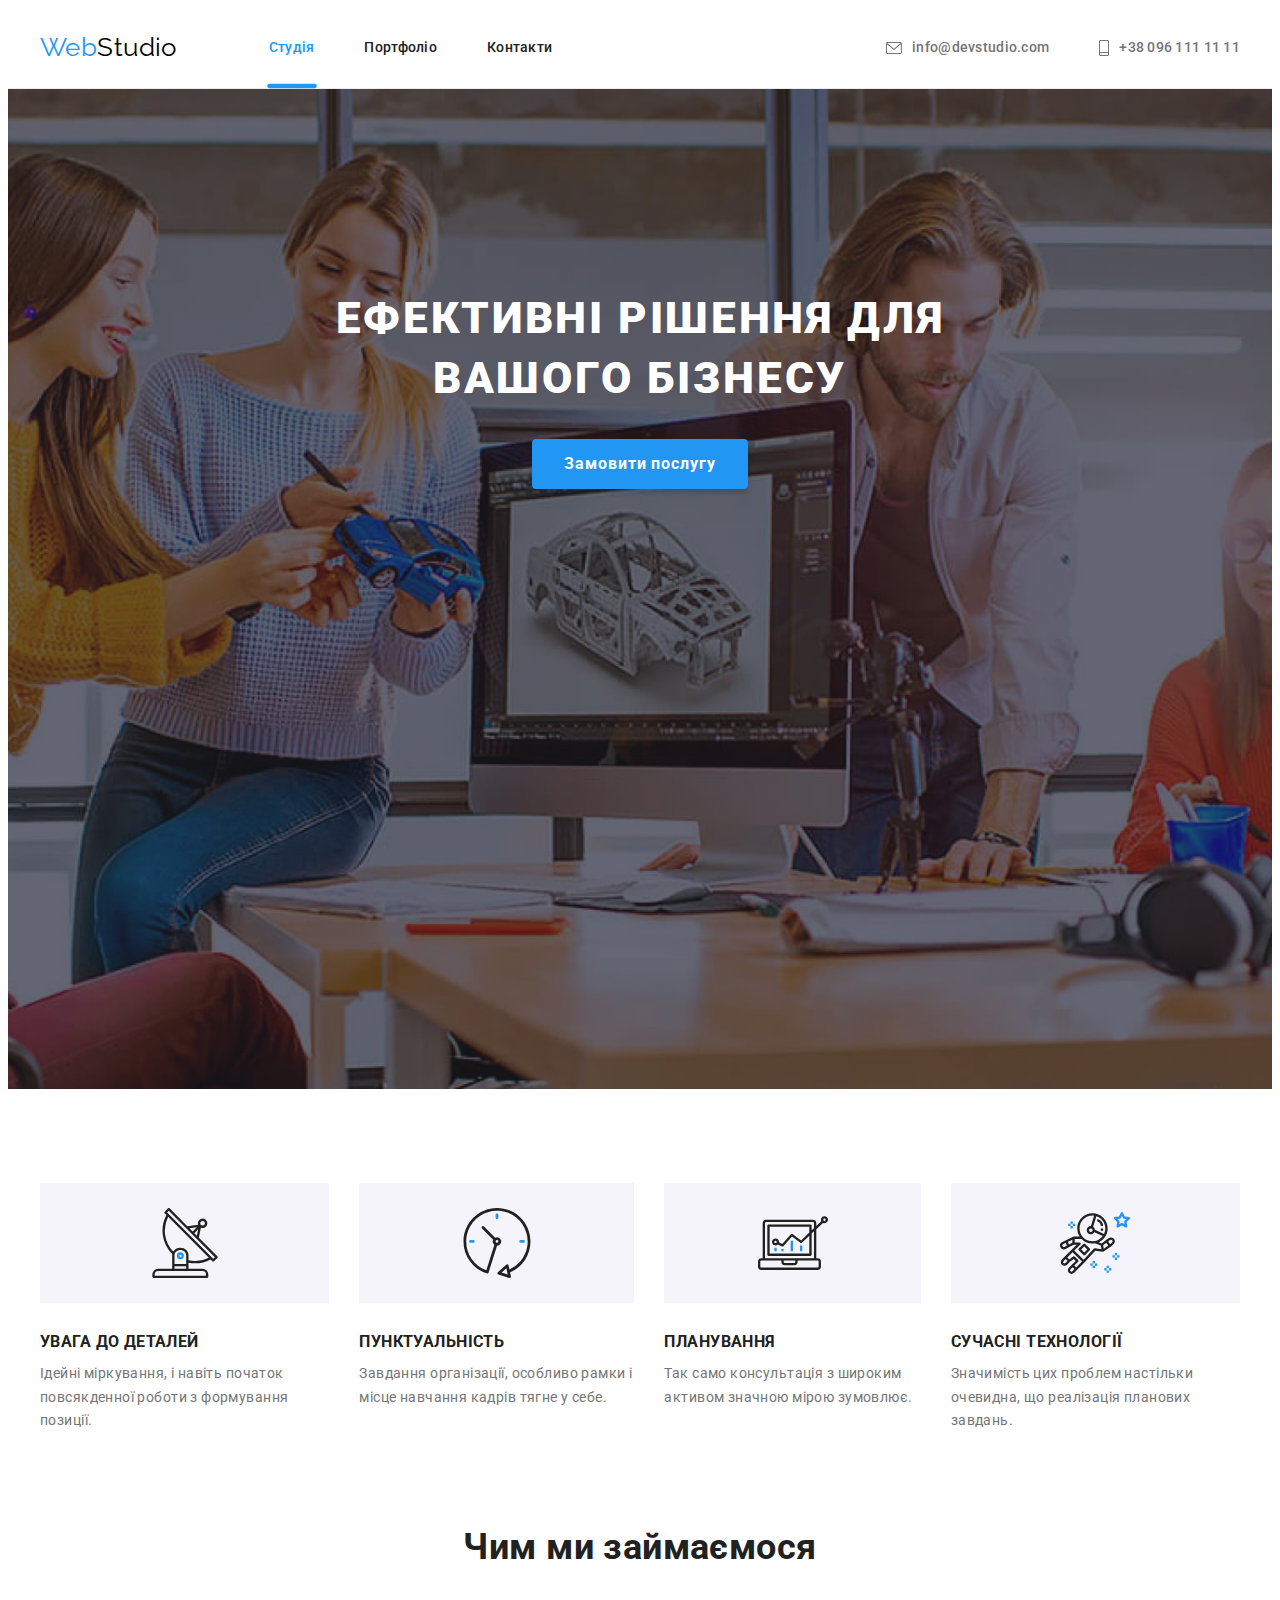
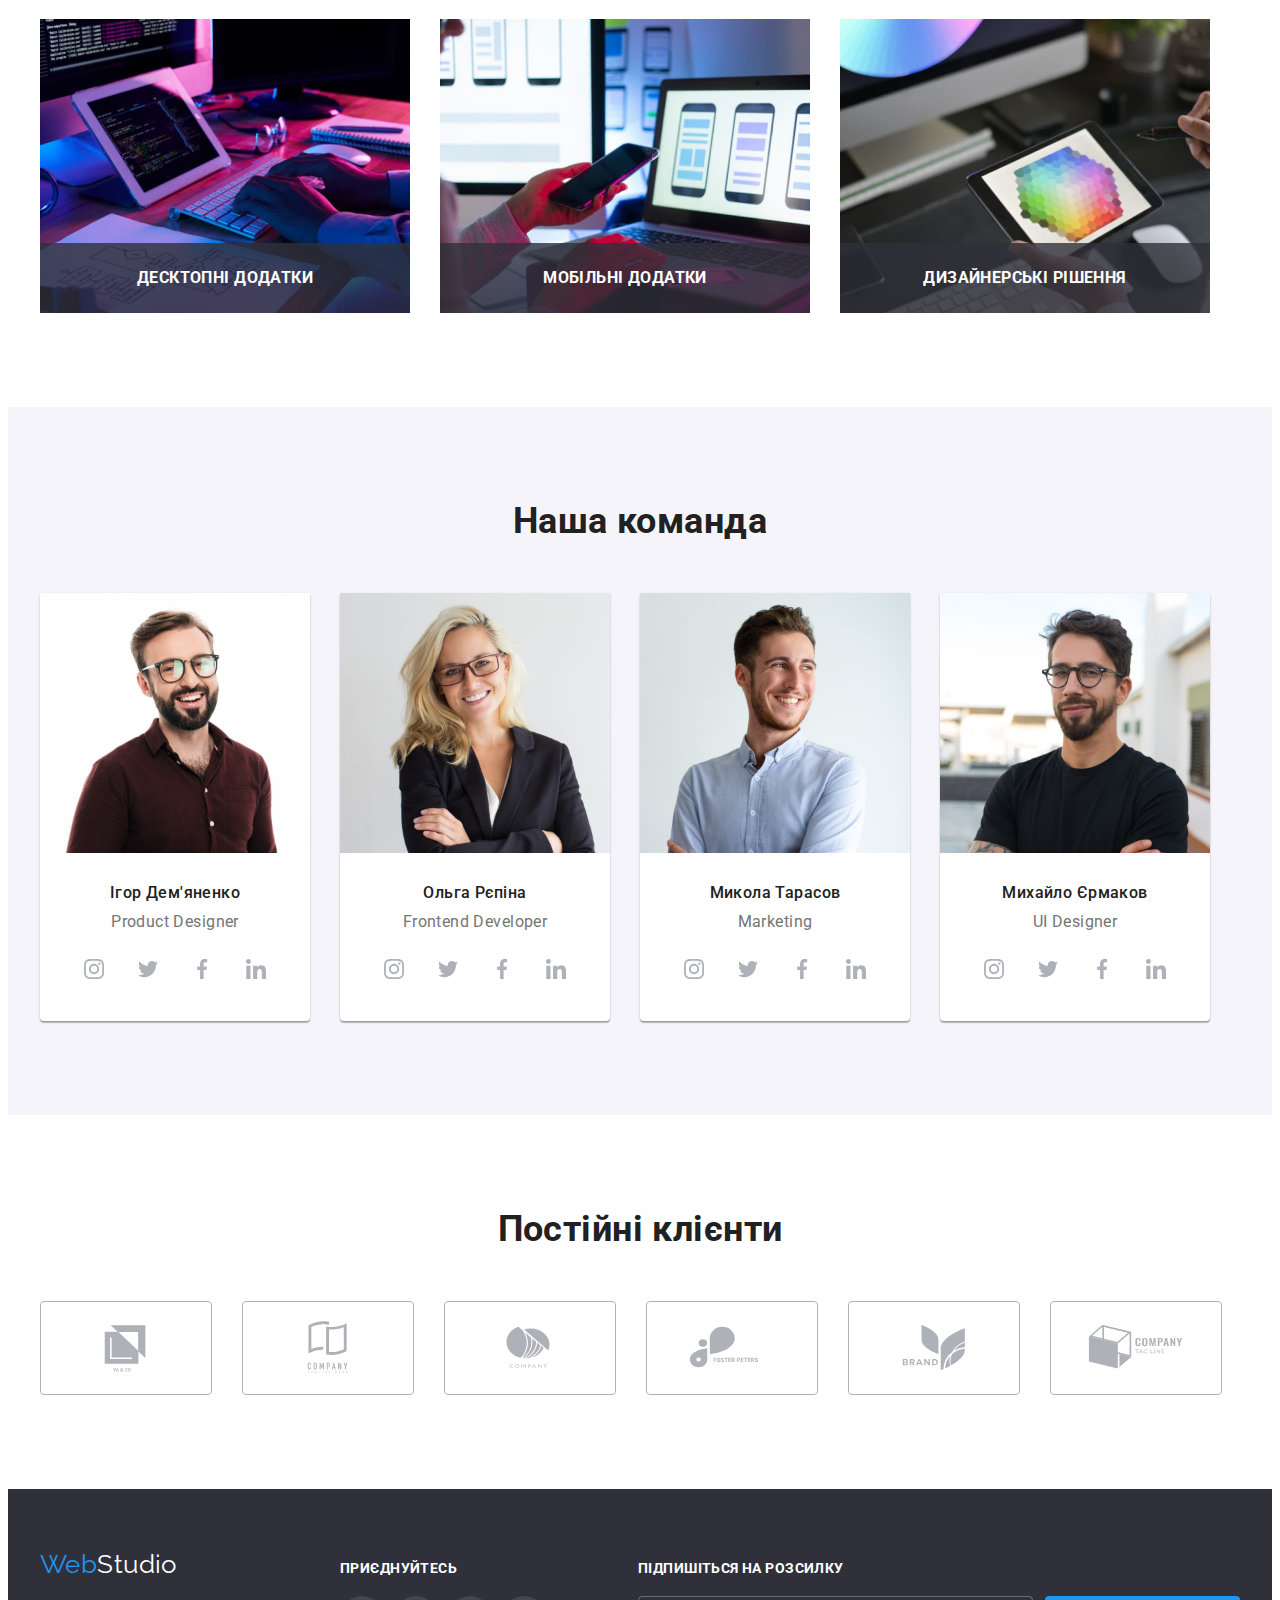
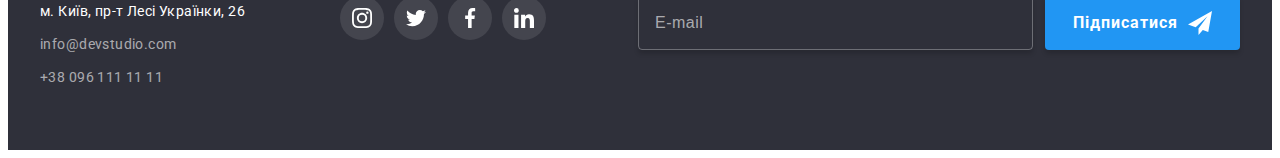
<file: index.html>
<!DOCTYPE html>
<html lang="uk">
<head>
    <meta charset="UTF-8">
    <meta http-equiv="X-UA-Compatible" content="IE=edge">
    <meta name="viewport" content="width=device-width, initial-scale=1.0">
    <title>Студія</title>
    <link rel="preconnect" href="https://fonts.googleapis.com">
    <link rel="preconnect" href="https://fonts.gstatic.com" crossorigin>
    <link href="https://fonts.googleapis.com/css2?family=Raleway:wght@700&family=Roboto:wght@400;500;700;900&display=swap" rel="stylesheet">
    <link rel="stylesheet" href="https://cdnjs.cloudflare.com/ajax/libs/modern-normalize/1.1.0/modern-normalize.min.css" integrity="sha512-wpPYUAdjBVSE4KJnH1VR1HeZfpl1ub8YT/NKx4PuQ5NmX2tKuGu6U/JRp5y+Y8XG2tV+wKQpNHVUX03MfMFn9Q==" crossorigin="anonymous" referrerpolicy="no-referrer" />
    <link rel="stylesheet" href="./css/main.min.css">
    <!-- <link rel="stylesheet" href="./css/styles.css"> -->

</head>
<body>
            <!-- Шапка -->
    <header class="header">
        <div class="container header__container">
            <nav class="navigation">
                <a href="" lang="en" class="logo header__logo no-link-underline"><span class="logo logo_accent"> Web</span>Studio</a>
                <ul class="menu-list no-list-marker">
                    <li class="menu-list__item">
                        <a href="./index.html" class="menu-list__link menu-list__link_current no-link-underline">Студія</a>
                    </li>
                    <li class="menu-list__item">
                        <a href="./portfolio.html" class="menu-list__link no-link-underline">Портфоліо</a>
                    </li>
                    <li class="menu-list__item">
                        <a href="" class="menu-list__link no-link-underline">Контакти</a>
                    </li>
                </ul>
            </nav>  
           
            <ul class="menu-list no-list-marker">
                <li class="menu-list__item">
                    <a href="mailto:info@devstudio.com" class="link-contact no-link-underline">
                        <svg class="link-contact__icon" width="16" height="12">
                            <use href="./images/icons.svg#envelope"></use>
                        </svg>
                        info@devstudio.com
                    </a>
                </li>
                <li class="menu-list__item">
                    <a href="tel:+380961111111" class="link-contact no-link-underline">
                        <svg class="link-contact__icon" width="10" height="16">
                            <use href="./images/icons.svg#smartphone"></use>
                        </svg>
                        +38 096 111 11 11
                    </a>
                </li>
            </ul>
          
        </div>
       
    </header>
    <main>
                 <!-- Секція "HERO" -->
        <section class="hero-section"> 
            <div class="container">
                <h1 class="hero-section__title">Ефективні рішення для вашого бізнесу</h1>
                <button type="button" class="action-btn" data-modal-open>Замовити послугу</button>
            </div>        
            
        </section> 
                <!-- Секція "Особливості" -->
        <section class="section section_padding-bottom-no"> 
            <div class="container"> 
                <h2 class="visually-hidden">Наші переваги</h2>
                <ul class="advant-list no-list-marker">
                    <li class="advant-list__item">
                        <div class="advant-list__icon">
                            <svg width="70" height="70">
                                <use href="./images/icons.svg#antenna"></use>
                            </svg>
                        </div>
                        <h3 class="section__subtitle advant__subtitle">Увага до деталей</h3>
                        <p class="section__text">Ідейні міркування, і навіть початок повсякденної роботи з формування позиції.</p>
                    </li>
                    <li class="advant-list__item">
                        <div class="advant-list__icon">
                            <svg width="70" height="70">
                                <use href="./images/icons.svg#clock"></use>
                            </svg>
                        </div>
                        <h3 class="section__subtitle advant__subtitle">Пунктуальність</h3>
                        <p class="section__text">Завдання організації, особливо рамки і місце навчання кадрів тягне у себе.</p>
                    </li>
                    <li class="advant-list__item">
                        <div class="advant-list__icon">
                            <svg width="70" height="70">
                                <use href="./images/icons.svg#diagram"></use>
                            </svg>
                        </div>
                        <h3 class="section__subtitle advant__subtitle">Планування</h3>
                        <p class="section__text">Так само консультація з широким активом значною мірою зумовлює.</p>
                    </li>
                    <li class="advant-list__item">
                        <div class="advant-list__icon">
                            <svg width="70" height="70">
                                <use href="./images/icons.svg#astronaut"></use>
                            </svg>
                        </div>
                        <h3 class="section__subtitle advant__subtitle">Сучасні технології</h3>
                        <p class="section__text">Значимість цих проблем настільки очевидна, що реалізація планових завдань.</p>
                    </li>
                </ul>
            </div>
        </section>
                <!-- Секція "Чим ми займаємося" -->
        <section class="section">
            <div class="container">
                <h2 class="section__title">Чим ми займаємося</h2>
                <ul class="doing no-list-marker">
                    <li class="doing__item">
                        <img src="./images/workplace1.jpg" alt="workplace1" width="370" height="294">
                        <h3 class="section__subtitle section__subtitle_positioned-translucent">
                            Десктопні додатки
                        </h3>
                    </li>
                    <li class="doing__item">
                        <img src="./images/workplace2.jpg" alt="workplace2" width="370" height="294">
                         <h3 class="section__subtitle section__subtitle_positioned-translucent">
                            Мобільні додатки
                        </h3>
                    </li>
                    <li class="doing__item">
                        <img src="./images/workplace3.jpg" alt="workplace3" width="370" height="294">
                         <h3 class="section__subtitle section__subtitle_positioned-translucent">
                            Дизайнерські рішення
                        </h3>
                    </li>
                </ul>
            </div>
        </section>
                <!-- Секція "Наша команда" -->
        <section class="section section_background_white">
            <div class="container">
                <h2 class="section__title">Наша команда</h2>
                <ul class="team no-list-marker">
                    <li class="team__item">
                        <img src="./images/ourteam/igordemianenko.jpg" alt="Ігор Дем'яненко Product Designer" width="270" height="260">
                        <div class="team__desription">
                            <h3 class="section__subtitle section__subtitle_positioned">Ігор Дем'яненко</h3>
                            <p lang="en" class="section__text section__text_positioned">Product Designer</p>
                            <ul class="social-links no-list-marker">
                                <li>
                                    <a href="" class="social-links__item">
                                        <svg width="20" height="20">
                                            <use href="./images/icons.svg#instagram"></use>
                                        </svg>
                                    </a>
                                </li>
                                <li>
                                    <a href="" class="social-links__item">
                                        <svg width="20" height="20">
                                            <use href="./images/icons.svg#twitter"></use>
                                        </svg>
                                    </a>
                                </li>
                                <li>
                                    <a href="" class="social-links__item">
                                        <svg width="20" height="20">
                                            <use href="./images/icons.svg#facebook"></use>
                                        </svg>
                                    </a>
                                </li>
                                <li>
                                    <a href="" class="social-links__item">
                                        <svg width="20" height="20">
                                            <use href="./images/icons.svg#linkedin"></use>
                                        </svg>
                                    </a>
                                </li>
                                
                            </ul>
                        </div>
                    </li>
                    <li class="team__item">
                        <img src="./images/ourteam/olgarepina.jpg" alt="Ольга Рєпіна Frontend Developer" width="270" height="260">
                        <div class="team__desription">
                            <h3 class="section__subtitle section__subtitle_positioned">Ольга Рєпіна</h3>
                            <p lang="en" class="section__text section__text_positioned">Frontend Developer</p>
                            <ul class="social-links no-list-marker">
                                <li>
                                    <a href="" class="social-links__item">
                                        <svg width="20" height="20">
                                            <use href="./images/icons.svg#instagram"></use>
                                        </svg>
                                    </a>
                                </li>
                                <li>
                                    <a href="" class="social-links__item">
                                        <svg width="20" height="20">
                                            <use href="./images/icons.svg#twitter"></use>
                                        </svg>
                                    </a>
                                </li>
                                <li>
                                    <a href="" class="social-links__item">
                                        <svg width="20" height="20">
                                            <use href="./images/icons.svg#facebook"></use>
                                        </svg>
                                    </a>
                                </li>
                                <li>
                                    <a href="" class="social-links__item">
                                        <svg width="20" height="20">
                                            <use href="./images/icons.svg#linkedin"></use>
                                        </svg>
                                    </a>
                                </li>
                                
                            </ul>
                        </div>
                    </li>
                    <li class="team__item">
                        <img src="./images/ourteam/mykolatarasov.jpg" alt="Микола Тарасов Marketing" width="270" height="260">
                        <div class="team__desription">
                            <h3 class="section__subtitle section__subtitle_positioned">Микола Тарасов</h3>
                            <p lang="en" class="section__text section__text_positioned">Marketing</p>
                            <ul class="social-links no-list-marker">
                                <li>
                                    <a href="" class="social-links__item">
                                        <svg width="20" height="20">
                                            <use href="./images/icons.svg#instagram"></use>
                                        </svg>
                                    </a>
                                </li>
                                <li>
                                    <a href="" class="social-links__item">
                                        <svg width="20" height="20">
                                            <use href="./images/icons.svg#twitter"></use>
                                        </svg>
                                    </a>
                                </li>
                                <li>
                                    <a href="" class="social-links__item">
                                        <svg width="20" height="20">
                                            <use href="./images/icons.svg#facebook"></use>
                                        </svg>
                                    </a>
                                </li>
                                <li>
                                    <a href="" class="social-links__item">
                                        <svg width="20" height="20">
                                            <use href="./images/icons.svg#linkedin"></use>
                                        </svg>
                                    </a>
                                </li>
                            </ul>
                        </div>
                    </li>
                    <li class="team__item">
                        <img src="./images/ourteam/mykhailoyermakov.jpg" alt="Михайло Єрмаков UI Designer" width="270" height="260">
                        <div class="team__desription">
                            <h3 class="section__subtitle section__subtitle_positioned">Михайло Єрмаков</h3>
                            <p lang="en" class="section__text section__text_positioned">UI Designer</p>
                            <ul class="social-links no-list-marker">
                                <li>
                                    <a href="" class="social-links__item">
                                        <svg width="20" height="20">
                                            <use href="./images/icons.svg#instagram"></use>
                                        </svg>
                                    </a>
                                </li>
                                <li>
                                    <a href="" class="social-links__item">
                                        <svg width="20" height="20">
                                            <use href="./images/icons.svg#twitter"></use>
                                        </svg>
                                    </a>
                                </li>
                                <li>
                                    <a href="" class="social-links__item">
                                        <svg width="20" height="20">
                                            <use href="./images/icons.svg#facebook"></use>
                                        </svg>
                                    </a>
                                </li>
                                <li>
                                    <a href="" class="social-links__item">
                                        <svg width="20" height="20">
                                            <use href="./images/icons.svg#linkedin"></use>
                                        </svg>
                                    </a>
                                </li>                                
                            </ul>
                        </div>
                    </li>
                </ul>
            </div>
        </section>
                <!-- Секція "Постійні клієнти" -->
        <section class="section">
            <div class="container">
                <h2 class="section__title">Постійні клієнти</h2>
                <ul class="clients no-list-marker">
                   <li>
                        <a href="" class="clients__item">
                            <svg width="106" height="60">
                                <use href="./images/icons.svg#logoclient1"></use>
                            </svg>
                        </a>
                   </li>
                   <li>
                        <a href="" class="clients__item">
                            <svg width="106" height="60">
                                <use href="./images/icons.svg#logoclient2"></use>
                            </svg>
                        </a>
                    </li>
                    <li>
                        <a href="" class="clients__item">
                            <svg width="106" height="60">
                                <use href="./images/icons.svg#logoclient3"></use>
                            </svg>
                        </a>
                    </li>
                    <li>
                        <a href="" class="clients__item">
                            <svg width="106" height="60">
                                <use href="./images/icons.svg#logoclient4"></use>
                            </svg>
                        </a>
                    </li>
                    <li>
                        <a href="" class="clients__item">
                            <svg width="106" height="60">
                                <use href="./images/icons.svg#logoclient5"></use>
                            </svg>
                        </a>
                    </li>
                    <li>
                        <a href="" class="clients__item">
                            <svg width="106" height="60">
                                <use href="./images/icons.svg#logoclient6"></use>
                            </svg>
                        </a>
                    </li>
                </ul> 

            </div>
            
        </section>
  
    </main>

            <!-- Підвал -->
    <footer class="footer">
        <div class="container footer__container">
            <div class="footer-contacts">
                <a href="" lang="en" class="logo logo_white no-link-underline">
                    <span class="logo logo_accent"> Web</span>Studio
                </a>
                <address>
                    <ul class="footer-address no-list-marker">
                        <li class="footer-address__item">
                            <a href="https://goo.gl/maps/CPtrU1FHBa2aNyZL9" target="_blank" rel="noopener noreferrer" class="footer-address__mail no-link-underline">
                                м. Київ, пр-т Лесі Українки, 26
                            </a>
                        </li>
                        <li class="footer-address__item">
                            <a href="mailto:info@devstudio.com" class="footer-address__link no-link-underline">
                                info@devstudio.com
                            </a>
                        </li>
                        <li class="footer-address__item">
                            <a href="tel:+380961111111" class="footer-address__link no-link-underline">
                                +38 096 111 11 11
                            </a>
                        </li>
                    </ul>
                </address>
            </div>
            <div class="footer-social">
                <p class="footer-social__title">приєднуйтесь</p>
                <ul class="social-links no-list-marker">
                    <li>
                        <a href="" class="social-links__item social-links__item_colors-change">
                            <svg width="20" height="20">
                                <use href="./images/icons.svg#instagram"></use>
                            </svg>
                        </a>
                    </li>
                    <li>
                        <a href="" class="social-links__item social-links__item_colors-change">
                            <svg width="20" height="20">
                                <use href="./images/icons.svg#twitter"></use>
                            </svg>
                        </a>
                    </li>
                    <li>
                        <a href="" class="social-links__item social-links__item_colors-change">
                            <svg width="20" height="20">
                                <use href="./images/icons.svg#facebook"></use>
                            </svg>
                        </a>
                    </li>
                    <li>
                        <a href="" class="social-links__item social-links__item_colors-change">
                            <svg width="20" height="20">
                                <use href="./images/icons.svg#linkedin"></use>
                            </svg>
                        </a>
                    </li>
                    
                </ul>
            </div>

            <!-- <div class="footer-link-mailing"> -->
              <form class="footer-input-email">
                <label for="footer-email" class="footer-input-email__title">Підпишіться на розсилку</label>
                <div class="footer-input-email__wrapper">
                    <input type="email" name="email" placeholder="E-mail" id="footer-email" class="footer-input-email__input">
              
                    <button type="submit" class="action-btn action-btn_with-icon">Підписатися
                        <svg width="24" height="24">
                            <use href="./images/icons.svg#send"></use>
                        </svg>
                    </button>

                </div> 

              </form>                  
            <!-- </div> -->
            
        </div>
    </footer>

            <!-- Модальне вікно -->
    <div class="backdrop is-hidden" data-modal>
    <!-- <div class="backdrop" data-modal> -->
        <div class="modal">
            <button type="button" class="close-btn" data-modal-close>
                <svg width="18" height="18">
                    <use href="./images/icons.svg#close"></use>
                </svg>
            </button>
            <strong class="modal__title">Залиште свої дані, ми вам передзвонимо</strong>
            <form>
                <label class="modal__subtitle" for="user-name">Ім'я</label>
                  <div class="modal__input-wrapper">
                    <input class="modal__input" type="text" name="name" id="user-name">
                    <svg width="18" height="18" class="modal__input-icon">
                        <use href="./images/icons.svg#person"></use>
                    </svg>
                  </div>  
                    
                <label class="modal__subtitle" for="user-phone">Телефон</label>
                  <div class="modal__input-wrapper">
                    <input class="modal__input" type="tel" name="phone" id="user-phone">
                    <svg width="18" height="18" class="modal__input-icon">
                        <use href="./images/icons.svg#phone"></use>
                    </svg>
                  </div>
                    
                <label class="modal__subtitle" for="user-email">Пошта</label>
                  <div class="modal__input-wrapper">
                    <input class="modal__input" type="email" name="email" id="user-email">
                    <svg width="18" height="18" class="modal__input-icon">
                        <use href="./images/icons.svg#email"></use>
                    </svg>
                  </div>                    

                <label class="modal__subtitle" for="user-comment">Коментар</label>
                       <textarea class="modal__user-comment" name="comment" id="user-comment" placeholder="Введіть текст"></textarea>
                
                    <input type="checkbox" name="policy-accept" id="user-policy-accept" class="modal__checkbox visually-hidden">
                    <label class="modal__checkbox-text" for="user-policy-accept">
                        <svg width="16" height="15" class="modal__checkbox-icon-off">
                            <use href="./images/icons.svg#checkbox-off"></use>
                        </svg>
                        Погоджуюся з розсилкою та приймаю&nbsp;
                        <a href="" class="modal__checkbox-link">Умови договору</a>
                        <svg width="16" height="15" class="modal__checkbox-icon-on">
                            <use href="./images/icons.svg#checkbox-on"></use>
                        </svg>
                    </label>

            </form>


            <button type="submit" class="action-btn modal__action-btn">Відправити</button>

        </div>        
    </div>  

    <script src="./js/modal.js"></script>

</body>
</html>
</file>
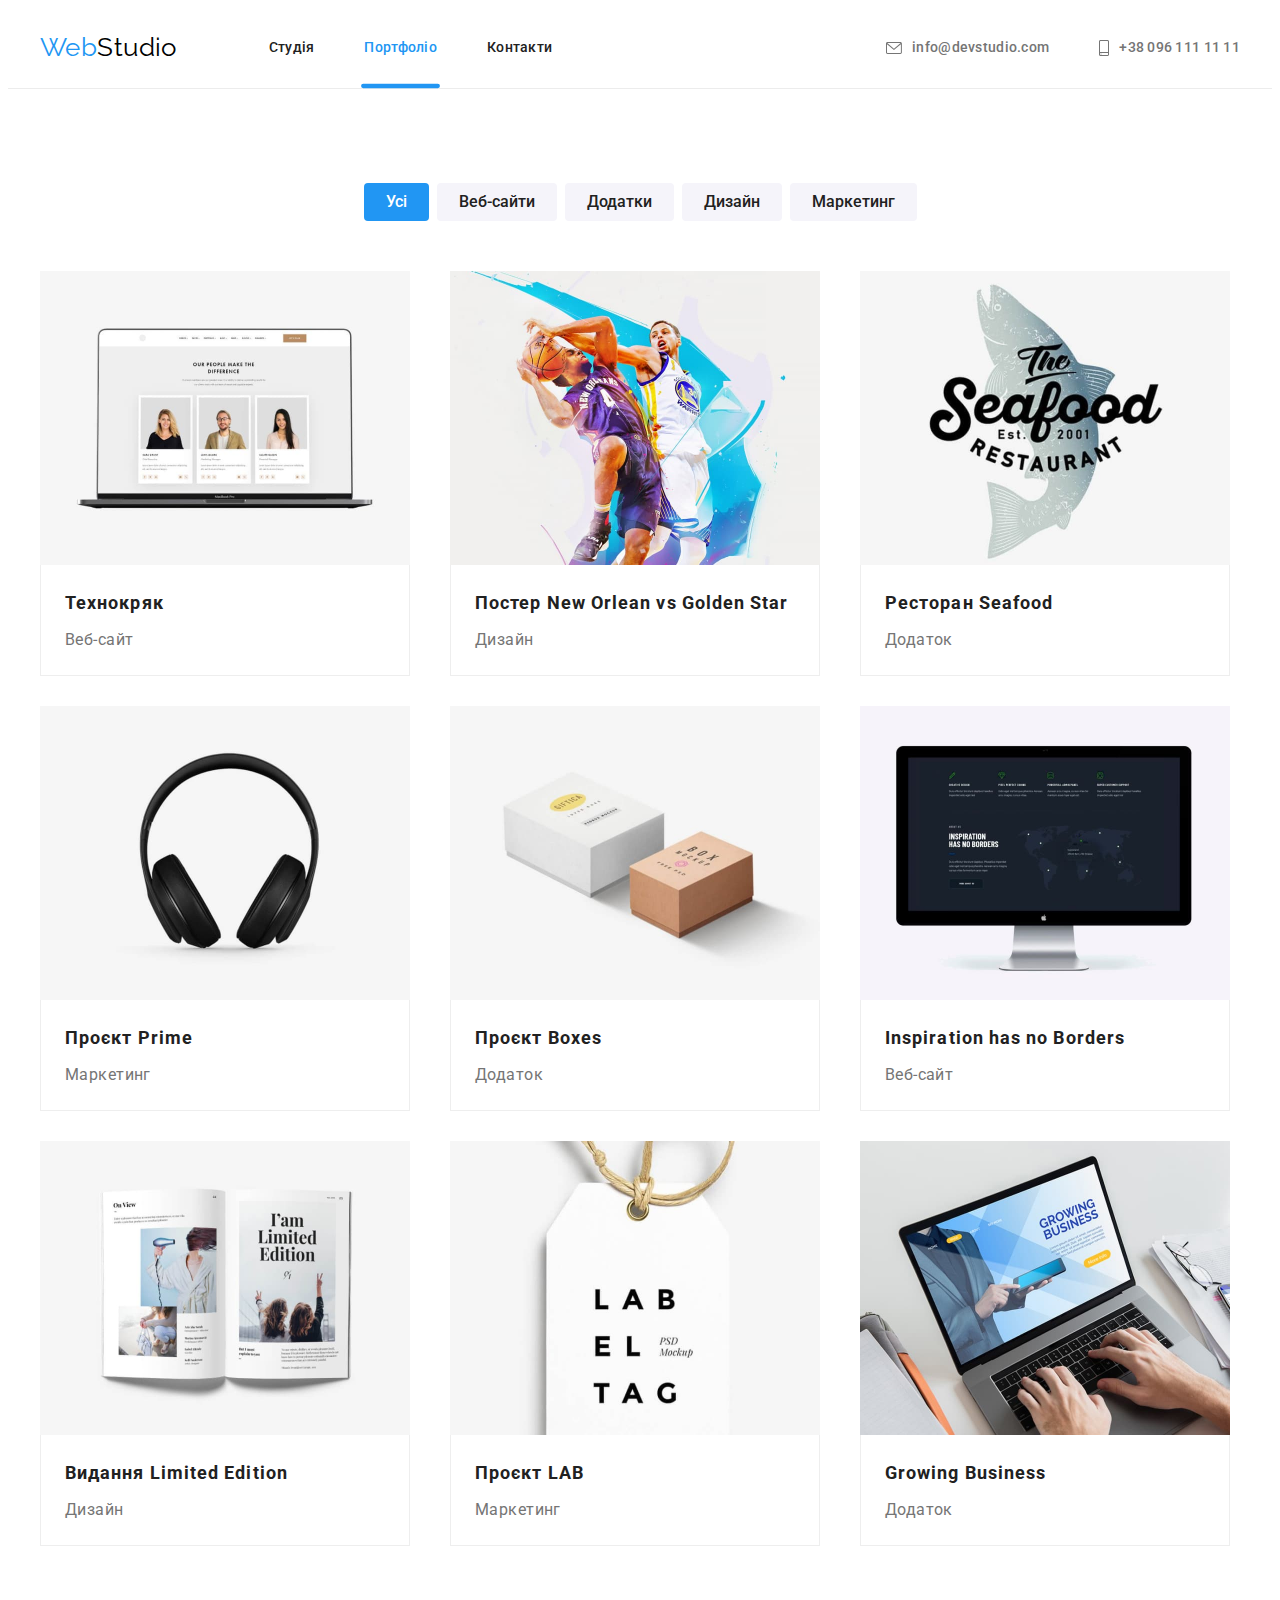
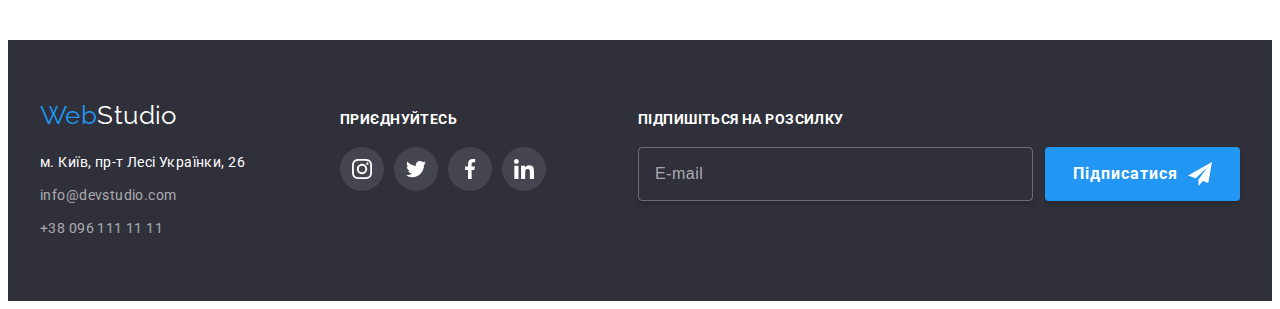
<file: portfolio.html>
<!DOCTYPE html>
<html lang="uk">
  <head>
    <meta charset="UTF-8" />
    <meta http-equiv="X-UA-Compatible" content="IE=edge" />
    <meta name="viewport" content="width=device-width, initial-scale=1.0" />
    <title>Портфоліо</title>
    <link rel="preconnect" href="https://fonts.googleapis.com" />
    <link rel="preconnect" href="https://fonts.gstatic.com" crossorigin />
    <link
      href="https://fonts.googleapis.com/css2?family=Raleway:wght@700&family=Roboto:wght@400;500;700;900&display=swap"
      rel="stylesheet"
    />
    <link
      rel="stylesheet"
      href="https://cdnjs.cloudflare.com/ajax/libs/modern-normalize/1.1.0/modern-normalize.min.css"
      integrity="sha512-wpPYUAdjBVSE4KJnH1VR1HeZfpl1ub8YT/NKx4PuQ5NmX2tKuGu6U/JRp5y+Y8XG2tV+wKQpNHVUX03MfMFn9Q=="
      crossorigin="anonymous"
      referrerpolicy="no-referrer"
    />
    <link rel="stylesheet" href="./css/main.min.css" />
    <!-- <link rel="stylesheet" href="./css/styles.css"> -->
  </head>
  <body>
    <!-- Шапка -->
    <header class="header">
      <div class="container header__container">
        <nav class="navigation">
          <a href="" lang="en" class="logo header__logo no-link-underline"
            ><span class="logo logo_accent"> Web</span>Studio</a
          >
          <ul class="menu-list no-list-marker">
            <li class="menu-list__item">
              <a href="./index.html" class="menu-list__link no-link-underline"
                >Студія</a
              >
            </li>
            <li class="menu-list__item">
              <a
                href="./portfolio.html"
                class="menu-list__link menu-list__link_current no-link-underline"
                >Портфоліо</a
              >
            </li>
            <li class="menu-list__item">
              <a href="" class="menu-list__link no-link-underline">Контакти</a>
            </li>
          </ul>
        </nav>

        <ul class="menu-list no-list-marker">
          <li class="menu-list__item">
            <a
              href="mailto:info@devstudio.com"
              class="link-contact no-link-underline"
            >
              <svg class="link-contact__icon" width="16" height="12">
                <use href="./images/icons.svg#envelope"></use>
              </svg>
              info@devstudio.com
            </a>
          </li>
          <li class="menu-list__item">
            <a href="tel:+380961111111" class="link-contact no-link-underline">
              <svg class="link-contact__icon" width="10" height="16">
                <use href="./images/icons.svg#smartphone"></use>
              </svg>
              +38 096 111 11 11
            </a>
          </li>
        </ul>
      </div>
    </header>

    <main>
      <section class="section">
        <div class="container">
          <h1 class="visually-hidden">Портфоліо</h1>

          <ul class="filter-buttons no-list-marker">
            <!-- Кнопки фільтру -->
            <li>
              <button
                type="button"
                class="filter-buttons__item filter-buttons__item_current"
              >
                Усі
              </button>
            </li>
            <li>
              <button type="button" class="filter-buttons__item">
                Веб-сайти
              </button>
            </li>
            <li>
              <button type="button" class="filter-buttons__item">
                Додатки
              </button>
            </li>
            <li>
              <button type="button" class="filter-buttons__item">Дизайн</button>
            </li>
            <li>
              <button type="button" class="filter-buttons__item">
                Маркетинг
              </button>
            </li>
          </ul>
          <!-- Портфоліо -->
          <ul class="gallery no-list-marker">
            <li class="gallery__card">
              <a href="" class="gallery__link no-link-underline">
                <div class="gallery__foto">
                  <img
                    src="./images/portfolio/technokriak.jpg"
                    alt=""
                    width="370"
                    height="294"
                  />
                  <div class="gallery__card-overlay">
                    <p class="gallery__overlay-description">
                      Ресурс пропонує комплексні пропозиції з різним рівнем
                      функціоналу та сервісів. Все це дозволить відвідувачу
                      отримати вичерпні відомості про компанію чи приватну
                      особу.
                    </p>
                  </div>
                </div>

                <div class="gallery__card-description">
                  <h2 class="gallery__card-title">Технокряк</h2>
                  <p class="gallery__card-filter-type">Веб-сайт</p>
                </div>
              </a>
            </li>
            <li class="gallery__card">
              <a href="" class="gallery__link no-link-underline">
                <div class="gallery__foto">
                  <img
                    src="./images/portfolio/posternovsgs.jpg"
                    alt="Постер New Orlean vs Golden Star"
                    width="370"
                    height="294"
                  />
                  <div class="gallery__card-overlay">
                    <p class="gallery__overlay-description">
                      Lorem ipsum dolor sit amet consectetur adipisicing elit.
                      Veniam aliquid illo at optio incidunt illum aspernatur
                      recusandae dolores eius eos.
                    </p>
                  </div>
                </div>

                <div class="gallery__card-description">
                  <h2 class="gallery__card-title">
                    Постер <span lang="en">New Orlean vs Golden Star</span>
                  </h2>
                  <p class="gallery__card-filter-type">Дизайн</p>
                </div>
              </a>
            </li>
            <li class="gallery__card">
              <a href="" class="gallery__link no-link-underline">
                <div class="gallery__foto">
                  <img
                    src="./images/portfolio/restaurantseafood.jpg"
                    alt="Ресторан Seafood"
                    width="370"
                    height="294"
                  />
                  <div class="gallery__card-overlay">
                    <p class="gallery__overlay-description">
                      Lorem ipsum dolor sit amet consectetur adipisicing elit.
                      Veniam aliquid illo at optio incidunt illum aspernatur
                      recusandae dolores eius eos.
                    </p>
                  </div>
                </div>

                <div class="gallery__card-description">
                  <h2 class="gallery__card-title">
                    Ресторан <span lang="en">Seafood</span>
                  </h2>
                  <p class="gallery__card-filter-type">Додаток</p>
                </div>
              </a>
            </li>
            <li class="gallery__card">
              <a href="" class="gallery__link no-link-underline">
                <div class="gallery__foto">
                  <img
                    src="./images/portfolio/projectprime.jpg"
                    alt="Проєкт Prime"
                    width="370"
                    height="294"
                  />
                  <div class="gallery__card-overlay">
                    <p class="gallery__overlay-description">
                      Lorem ipsum dolor sit amet consectetur adipisicing elit.
                      Veniam aliquid illo at optio incidunt illum aspernatur
                      recusandae dolores eius eos.
                    </p>
                  </div>
                </div>

                <div class="gallery__card-description">
                  <h2 class="gallery__card-title">
                    Проєкт <span lang="en">Prime</span>
                  </h2>
                  <p class="gallery__card-filter-type">Маркетинг</p>
                </div>
              </a>
            </li>
            <li class="gallery__card">
              <a href="" class="gallery__link no-link-underline">
                <div class="gallery__foto">
                  <img
                    src="./images/portfolio/projectboxes.jpg"
                    alt="Проєкт Boxes"
                    width="370"
                    height="294"
                  />
                  <div class="gallery__card-overlay">
                    <p class="gallery__overlay-description">
                      Lorem ipsum dolor sit amet consectetur adipisicing elit.
                      Veniam aliquid illo at optio incidunt illum aspernatur
                      recusandae dolores eius eos.
                    </p>
                  </div>
                </div>

                <div class="gallery__card-description">
                  <h2 class="gallery__card-title">
                    Проєкт <span lang="en">Boxes</span>
                  </h2>
                  <p class="gallery__card-filter-type">Додаток</p>
                </div>
              </a>
            </li>
            <li class="gallery__card">
              <a href="" class="gallery__link no-link-underline">
                <div class="gallery__foto">
                  <img
                    src="./images/portfolio/inspnoborders.jpg"
                    alt="Inspiration has no Borders"
                    width="370"
                    height="294"
                  />
                  <div class="gallery__card-overlay">
                    <p class="gallery__overlay-description">
                      Lorem ipsum dolor sit amet consectetur adipisicing elit.
                      Veniam aliquid illo at optio incidunt illum aspernatur
                      recusandae dolores eius eos.
                    </p>
                  </div>
                </div>

                <div class="gallery__card-description">
                  <h2 lang="en" class="gallery__card-title">
                    Inspiration has no Borders
                  </h2>
                  <p class="gallery__card-filter-type">Веб-сайт</p>
                </div>
              </a>
            </li>
            <li class="gallery__card">
              <a href="" class="gallery__link no-link-underline">
                <div class="gallery__foto">
                  <img
                    src="./images/portfolio/editionlimed.jpg"
                    alt="Видання Limited Edition"
                    width="370"
                    height="294"
                  />
                  <div class="gallery__card-overlay">
                    <p class="gallery__overlay-description">
                      Lorem ipsum dolor sit amet consectetur adipisicing elit.
                      Veniam aliquid illo at optio incidunt illum aspernatur
                      recusandae dolores eius eos.
                    </p>
                  </div>
                </div>

                <div class="gallery__card-description">
                  <h2 class="gallery__card-title">
                    Видання <span lang="en">Limited Edition</span>
                  </h2>
                  <p class="gallery__card-filter-type">Дизайн</p>
                </div>
              </a>
            </li>
            <li class="gallery__card">
              <a href="" class="gallery__link no-link-underline">
                <div class="gallery__foto">
                  <img
                    src="./images/portfolio/projectlab.jpg"
                    alt="Проєкт LAB"
                    width="370"
                    height="294"
                  />
                  <div class="gallery__card-overlay">
                    <p class="gallery__overlay-description">
                      Lorem ipsum dolor sit amet consectetur adipisicing elit.
                      Veniam aliquid illo at optio incidunt illum aspernatur
                      recusandae dolores eius eos.
                    </p>
                  </div>
                </div>

                <div class="gallery__card-description">
                  <h2 class="gallery__card-title">
                    Проєкт <span lang="en">LAB</span>
                  </h2>
                  <p class="gallery__card-filter-type">Маркетинг</p>
                </div>
              </a>
            </li>
            <li class="gallery__card">
              <a href="" class="gallery__link no-link-underline">
                <div class="gallery__foto">
                  <img
                    src="./images/portfolio/growingbusiness.jpg"
                    alt="Growing Business"
                    width="370"
                    height="294"
                  />
                  <div class="gallery__card-overlay">
                    <p class="gallery__overlay-description">
                      Lorem ipsum dolor sit amet consectetur adipisicing elit.
                      Veniam aliquid illo at optio incidunt illum aspernatur
                      recusandae dolores eius eos.
                    </p>
                  </div>
                </div>

                <div class="gallery__card-description">
                  <h2 lang="en" class="gallery__card-title">
                    Growing Business
                  </h2>
                  <p class="gallery__card-filter-type">Додаток</p>
                </div>
              </a>
            </li>
          </ul>
        </div>
      </section>
    </main>
    <!-- Підвал -->
    <footer class="footer">
      <div class="container footer__container">
        <div class="footer-contacts">
          <a href="" lang="en" class="logo logo_white no-link-underline">
            <span class="logo logo_accent"> Web</span>Studio
          </a>
          <address>
            <ul class="footer-address no-list-marker">
              <li class="footer-address__item">
                <a
                  href="https://goo.gl/maps/CPtrU1FHBa2aNyZL9"
                  target="_blank"
                  rel="noopener noreferrer"
                  class="footer-address__mail no-link-underline"
                >
                  м. Київ, пр-т Лесі Українки, 26
                </a>
              </li>
              <li class="footer-address__item">
                <a
                  href="mailto:info@devstudio.com"
                  class="footer-address__link no-link-underline"
                >
                  info@devstudio.com
                </a>
              </li>
              <li class="footer-address__item">
                <a
                  href="tel:+380961111111"
                  class="footer-address__link no-link-underline"
                >
                  +38 096 111 11 11
                </a>
              </li>
            </ul>
          </address>
        </div>
        <div class="footer-social">
          <p class="footer-social__title">приєднуйтесь</p>
          <ul class="social-links no-list-marker">
            <li>
              <a
                href=""
                class="social-links__item social-links__item_colors-change"
              >
                <svg width="20" height="20">
                  <use href="./images/icons.svg#instagram"></use>
                </svg>
              </a>
            </li>
            <li>
              <a
                href=""
                class="social-links__item social-links__item_colors-change"
              >
                <svg width="20" height="20">
                  <use href="./images/icons.svg#twitter"></use>
                </svg>
              </a>
            </li>
            <li>
              <a
                href=""
                class="social-links__item social-links__item_colors-change"
              >
                <svg width="20" height="20">
                  <use href="./images/icons.svg#facebook"></use>
                </svg>
              </a>
            </li>
            <li>
              <a
                href=""
                class="social-links__item social-links__item_colors-change"
              >
                <svg width="20" height="20">
                  <use href="./images/icons.svg#linkedin"></use>
                </svg>
              </a>
            </li>
          </ul>
        </div>

        <form class="footer-input-email">
          <label for="footer-email" class="footer-input-email__title"
            >Підпишіться на розсилку</label
          >
          <div class="footer-input-email__wrapper">
            <input
              type="email"
              name="email"
              placeholder="E-mail"
              id="footer-email"
              class="footer-input-email__input"
            />

            <button type="submit" class="action-btn action-btn_with-icon">
              Підписатися
              <svg width="24" height="24">
                <use href="./images/icons.svg#send"></use>
              </svg>
            </button>
          </div>
        </form>
      </div>
    </footer>
  </body>
</html>
</file>
<file: css/styles.css>
/* ===== BASE ===== */

 
 


 /* ===== /BASE ===== */

/* ===== COMPONENT ===== */





/* ===== /COMPONENT ===== */

 /* ===== HEADER ===== */




 /* ===== /HEADER ===== */

               /*===== MAIN-STUDIO ===== */
/* == Секція HERO == */






/* == Секція ADVANT == */



/* .section-advant {
   padding-top: 94px;
} */



/* == Секція DOING == */





/* == Секція TEAM == */

/* == Секція CLIENT == */

/* == /Секція CLIENT == */

           /* ===== /MAIN-STUDIO ===== */

/* ===== FOOTER ===== */


/* .action-btn_with-icon:hover,
.action-btn_with-icon:focus {
   background-color:
   var( --hero-btn-background-focus-color, #188CE8);
} */

/* ===== /FOOTER ===== */

     /* ===== MAIN-PORTFOLIO ===== */





 
    /* ===== /MAIN-PORTFOLIO ===== */

    /* ====== Модальне вікно ====== */








/* .submit-btn:hover,
.submit-btn:focus {
   background-color:
   var( --hero-btn-background-focus-color, #188CE8);
} */



/* ====== /Модальне вікно ====== */
/* End */
</file>
<file: css/main.min.css>
:root{--main-font: roboto;--logo-font: Raleway;--main-text-color: #212121;--main-background-color: #FFFFFF;--second-text-color: #757575;--light-text-color: #FFFFFF;--accent-color: #2196F3;--logo-text-color: #000000;--footer-contacts-color: rgba(255, 255, 255, 0.6);--page-background-color: #2F303A;--hero-background-color: #C4C4C4;--secondary-background-color: #F5F4FA;--hero-btn-background-focus-color: #188CE8;--link-icon-color: #AFB1B8}.visually-hidden{position:absolute;white-space:nowrap;width:1px;height:1px;overflow:hidden;border:0;padding:0;clip:rect(0 0 0 0);-webkit-clip-path:inset(50%);clip-path:inset(50%);margin:-1px}body{font-family:var(--main-font),sans-serif;font-size:14px;letter-spacing:.03em;color:var(--main-text-color, black);background-color:var(--main-background-color, white)}h1,h2,h3,h4,h5,h6,p{margin-top:0;margin-bottom:0}ul{margin-top:0;margin-bottom:0;padding-left:0}img{display:block;max-width:100%}.no-link-underline{text-decoration:none}.no-list-marker{list-style-type:none}.container{width:1200px;margin-left:auto;margin-right:auto;padding-left:15px;padding-right:15px}.logo{font-family:var(--logo-font),sans-serif;font-size:26px;line-height:1.2;color:var(--logo-text-color, black)}.logo_accent{color:var(--accent-color, #2196F3)}.action-btn{font-family:inherit;font-weight:700;font-size:16px;line-height:1.88;letter-spacing:.96px;color:var(--light-text-color, white);background-color:#2196f3;-webkit-box-shadow:0px 4px 4px rgba(0,0,0,.15);box-shadow:0px 4px 4px rgba(0,0,0,.15);border-radius:4px;border:none;cursor:pointer;padding:10px 32px;-webkit-transition-property:background-color;transition-property:background-color;-webkit-transition-duration:250ms;transition-duration:250ms;-webkit-transition-timing-function:cubic-bezier(0.4, 0, 0.2, 1);transition-timing-function:cubic-bezier(0.4, 0, 0.2, 1)}.action-btn:hover,.action-btn:focus{background-color:var(--hero-btn-background-focus-color, #188CE8)}.social-links{display:-webkit-box;display:-ms-flexbox;display:flex;gap:10px;-webkit-box-pack:center;-ms-flex-pack:center;justify-content:center}.social-links__item{display:-webkit-box;display:-ms-flexbox;display:flex;-webkit-box-align:center;-ms-flex-align:center;align-items:center;-webkit-box-pack:center;-ms-flex-pack:center;justify-content:center;width:44px;height:44px;border-radius:50%;fill:var(--link-icon-color, silver);-webkit-transition-property:background-color,fill;transition-property:background-color,fill;-webkit-transition-duration:250ms;transition-duration:250ms;-webkit-transition-timing-function:cubic-bezier(0.4, 0, 0.2, 1);transition-timing-function:cubic-bezier(0.4, 0, 0.2, 1)}.social-links__item:hover,.social-links__item:focus{background-color:var(--accent-color, blue);fill:var(--light-text-color, white)}.section{padding-top:94px;padding-bottom:94px}.section__title{font-size:36px;line-height:1.16;text-align:center;margin-bottom:50px;color:var(--main-text-color, black)}.section__subtitle{line-height:1.14;text-transform:uppercase;color:var(--main-text-color, black)}.section__text{line-height:1.71;color:var(--second-text-color, grey)}.backdrop{position:fixed;top:0;left:0;width:100%;height:100%;background-color:rgba(0,0,0,.2);-webkit-transition-property:opacity,visibility;transition-property:opacity,visibility;-webkit-transition-duration:250ms;transition-duration:250ms;-webkit-transition-timing-function:cubic-bezier(0.4, 0, 0.2, 1);transition-timing-function:cubic-bezier(0.4, 0, 0.2, 1)}.backdrop.is-hidden{opacity:0;visibility:hidden;pointer-events:none}.close-btn{position:absolute;top:8px;right:8px;display:-webkit-box;display:-ms-flexbox;display:flex;-webkit-box-align:center;-ms-flex-align:center;align-items:center;-webkit-box-pack:center;-ms-flex-pack:center;justify-content:center;padding:0;width:30px;height:30px;border-radius:50%;border:1px solid rgba(0,0,0,.1);background-color:#fff;cursor:pointer;-webkit-transition:fill 250ms cubic-bezier(0.4, 0, 0.2, 1);transition:fill 250ms cubic-bezier(0.4, 0, 0.2, 1)}.close-btn:hover,.close-btn:focus{outline:none;fill:var(--accent-color)}.header{border-bottom:1px solid #ececec}.header__container{display:-webkit-box;display:-ms-flexbox;display:flex;-webkit-box-align:center;-ms-flex-align:center;align-items:center;-webkit-box-pack:justify;-ms-flex-pack:justify;justify-content:space-between}.header__logo{margin-right:92px}.navigation{display:-webkit-box;display:-ms-flexbox;display:flex;-webkit-box-align:center;-ms-flex-align:center;align-items:center;-webkit-box-pack:justify;-ms-flex-pack:justify;justify-content:space-between}.menu-list{display:-webkit-box;display:-ms-flexbox;display:flex;-webkit-box-align:center;-ms-flex-align:center;align-items:center;gap:50px}.menu-list__link{font-weight:500;line-height:1.14;letter-spacing:.02em;color:var(--main-text-color, black);display:block;padding-top:32px;padding-bottom:32px;position:relative;-webkit-transition-property:color;transition-property:color;-webkit-transition-duration:250ms;transition-duration:250ms;-webkit-transition-timing-function:cubic-bezier(0.4, 0, 0.2, 1);transition-timing-function:cubic-bezier(0.4, 0, 0.2, 1)}.menu-list__link:hover,.menu-list__link:focus{color:var(--accent-color, #2196F3)}.menu-list__link_current{color:var(--accent-color, #2196F3)}.menu-list__link_current::after{content:"";display:-webkit-box;display:-ms-flexbox;display:flex;width:100%;height:4px;position:absolute;bottom:0;-webkit-transform:scale(1.08);transform:scale(1.08);border-radius:2px;background-color:var(--accent-color, blue)}.link-contact{display:-webkit-box;display:-ms-flexbox;display:flex;-webkit-box-align:center;-ms-flex-align:center;align-items:center;gap:10px;height:16px;font-weight:500;line-height:1.14;letter-spacing:.02em;color:var(--second-text-color, grey);fill:var(--second-text-color, grey);-webkit-transition-property:color,fill;transition-property:color,fill;-webkit-transition-duration:250ms;transition-duration:250ms;-webkit-transition-timing-function:cubic-bezier(0.4, 0, 0.2, 1);transition-timing-function:cubic-bezier(0.4, 0, 0.2, 1)}.link-contact:hover,.link-contact:focus{color:var(--accent-color, blue);fill:currentColor}.hero-section{max-width:1600px;height:600px;margin-left:auto;margin-right:auto;padding-top:200px;padding-bottom:200px;text-align:center;background-color:var(--hero-background-color, silver);background-image:-webkit-gradient(linear, left top, left bottom, from(rgba(47, 48, 58, 0.4)), to(rgba(47, 48, 58, 0.4))),url(../images/herofoto.jpg);background-image:linear-gradient(rgba(47, 48, 58, 0.4), rgba(47, 48, 58, 0.4)),url(../images/herofoto.jpg);background-repeat:no-repeat;background-position:center;background-size:cover}.hero-section__title{font-weight:900;font-size:44px;line-height:1.36;letter-spacing:.06em;text-transform:uppercase;width:696px;margin-bottom:30px;margin-left:auto;margin-right:auto;color:var(--light-text-color, white)}.section_padding-bottom-no{padding-bottom:0}.advant__subtitle{margin-bottom:10px}.advant-list{display:-webkit-box;display:-ms-flexbox;display:flex;gap:30px}.advant-list__icon{height:120px;display:-webkit-box;display:-ms-flexbox;display:flex;-webkit-box-align:center;-ms-flex-align:center;align-items:center;-webkit-box-pack:center;-ms-flex-pack:center;justify-content:center;background-color:var(--secondary-background-color, lightgrey);margin-bottom:30px}.doing{display:-webkit-box;display:-ms-flexbox;display:flex;gap:30px}.doing__item{position:relative}.section__subtitle_positioned-translucent{color:var(--light-text-color, white);background-color:rgba(47,48,58,.8);display:-webkit-box;display:-ms-flexbox;display:flex;-webkit-box-pack:center;-ms-flex-pack:center;justify-content:center;-webkit-box-align:center;-ms-flex-align:center;align-items:center;height:70px;width:100%;position:absolute;bottom:0}.section_background_white{background:var(--secondary-background-color, white)}.team{display:-webkit-box;display:-ms-flexbox;display:flex;gap:30px}.team__item{-webkit-box-shadow:0px 1px 3px rgba(0,0,0,.12),0px 1px 1px rgba(0,0,0,.14),0px 2px 1px rgba(0,0,0,.2);box-shadow:0px 1px 3px rgba(0,0,0,.12),0px 1px 1px rgba(0,0,0,.14),0px 2px 1px rgba(0,0,0,.2);border-radius:0px 0px 4px 4px;background-color:var(--main-background-color, white)}.team__desription{padding-top:30px;padding-bottom:30px}.section__subtitle_positioned{font-weight:500;line-height:1.19;text-transform:none;text-align:center;margin-bottom:10px}.section__text_positioned{font-size:16px;line-height:1.19;text-align:center;margin-bottom:16px}.clients{display:-webkit-box;display:-ms-flexbox;display:flex;gap:30px}.clients__item{display:-webkit-box;display:-ms-flexbox;display:flex;width:170px;height:92px;-webkit-box-pack:center;-ms-flex-pack:center;justify-content:center;-webkit-box-align:center;-ms-flex-align:center;align-items:center;border:1px solid #afb1b8;border-radius:4px;fill:var(--link-icon-color, silver);-webkit-transition-property:border-color,fill;transition-property:border-color,fill;-webkit-transition-duration:250ms;transition-duration:250ms;-webkit-transition-timing-function:cubic-bezier(0.4, 0, 0.2, 1);transition-timing-function:cubic-bezier(0.4, 0, 0.2, 1)}.clients__item:hover,.clients__item:focus{fill:var(--accent-color, blue);border-color:var(--accent-color, blue)}.footer{padding-top:60px;padding-bottom:60px;background-color:var(--page-background-color, black)}.footer__container{display:-webkit-box;display:-ms-flexbox;display:flex;-webkit-box-align:baseline;-ms-flex-align:baseline;align-items:baseline}.footer-contacts{width:230px;-ms-flex-negative:0;flex-shrink:0;margin-right:70px}.logo_white{display:block;line-height:1.19;margin-bottom:20px;color:var(--light-text-color, white)}.footer-address__mail{display:block;font-style:normal;line-height:1.71;color:var(--light-text-color, white);-webkit-transition-property:color;transition-property:color;-webkit-transition-duration:250ms;transition-duration:250ms;-webkit-transition-timing-function:cubic-bezier(0.4, 0, 0.2, 1);transition-timing-function:cubic-bezier(0.4, 0, 0.2, 1)}.footer-address__mail:hover,.footer-address__mail:focus{color:var(--accent-color, blue)}.footer-address__link{display:block;font-style:normal;line-height:1.71;color:var(--footer-contacts-color, grey);-webkit-transition-property:color;transition-property:color;-webkit-transition-duration:250ms;transition-duration:250ms;-webkit-transition-timing-function:cubic-bezier(0.4, 0, 0.2, 1);transition-timing-function:cubic-bezier(0.4, 0, 0.2, 1)}.footer-address__link:hover,.footer-address__link:focus{color:var(--accent-color, blue)}.footer-address__item:not(:last-child){margin-bottom:9px}.footer-social{margin-right:92px}.footer-social__title{font-weight:700;line-height:1.15;letter-spacing:.03em;text-transform:uppercase;color:var(--light-text-color, white);margin-bottom:20px}.social-links__item_colors-change{fill:#fff;background-color:rgba(255,255,255,.1);-webkit-transition-property:background-color;transition-property:background-color;-webkit-transition-duration:250ms;transition-duration:250ms;-webkit-transition-timing-function:cubic-bezier(0.4, 0, 0.2, 1);transition-timing-function:cubic-bezier(0.4, 0, 0.2, 1)}.social-links__item_colors-change:hover,.social-links__item_colors-change:focus{background-color:var(--accent-color, blue)}.footer-input-email{width:100%}.footer-input-email__title{display:block;font-weight:700;line-height:1.15;letter-spacing:.03em;text-transform:uppercase;color:var(--light-text-color, white);margin-bottom:20px}.footer-input-email__wrapper{display:-webkit-box;display:-ms-flexbox;display:flex}.footer-input-email__input{color:var(--light-text-color, white);background-color:inherit;height:50px;width:100%;padding-left:16px;border-radius:4px;border:1px solid rgba(255,255,255,.3);-webkit-box-shadow:0px 4px 4px 0px rgba(0,0,0,.15);box-shadow:0px 4px 4px 0px rgba(0,0,0,.15);margin-right:12px}.footer-input-email__input::-webkit-input-placeholder{color:rgba(255,255,255,.6);font-size:16px;font-weight:400;line-height:1.25;letter-spacing:.48px}.footer-input-email__input::-moz-placeholder{color:rgba(255,255,255,.6);font-size:16px;font-weight:400;line-height:1.25;letter-spacing:.48px}.footer-input-email__input:-ms-input-placeholder{color:rgba(255,255,255,.6);font-size:16px;font-weight:400;line-height:1.25;letter-spacing:.48px}.footer-input-email__input::-ms-input-placeholder{color:rgba(255,255,255,.6);font-size:16px;font-weight:400;line-height:1.25;letter-spacing:.48px}.footer-input-email__input::placeholder{color:rgba(255,255,255,.6);font-size:16px;font-weight:400;line-height:1.25;letter-spacing:.48px}.action-btn_with-icon{display:-webkit-box;display:-ms-flexbox;display:flex;-webkit-box-align:center;-ms-flex-align:center;align-items:center;gap:10px;padding:10px 28px}.filter-buttons{display:-webkit-box;display:-ms-flexbox;display:flex;-webkit-box-pack:center;-ms-flex-pack:center;justify-content:center;gap:8px}.filter-buttons__item{font-family:inherit;font-weight:500;font-size:16px;line-height:1.62;color:var(--main-text-color, black);background:var(--secondary-background-color, white);padding:6px 22px;border:none;border-radius:4px;cursor:pointer;-webkit-transition-property:color,background-color,-webkit-box-shadow;transition-property:color,background-color,-webkit-box-shadow;transition-property:color,background-color,box-shadow;transition-property:color,background-color,box-shadow,-webkit-box-shadow;-webkit-transition-duration:250ms;transition-duration:250ms;-webkit-transition-timing-function:cubic-bezier(0.4, 0, 0.2, 1);transition-timing-function:cubic-bezier(0.4, 0, 0.2, 1)}.filter-buttons__item_current{color:var(--light-text-color, white);background:var(--accent-color, #2196f3)}.filter-buttons__item:hover,.filter-buttons__item:focus{color:var(--light-text-color, white);background:var(--accent-color, #2196f3);-webkit-box-shadow:0px 3px 1px rgba(0,0,0,.1),0px 1px 2px rgba(0,0,0,.08),0px 2px 2px rgba(0,0,0,.12);box-shadow:0px 3px 1px rgba(0,0,0,.1),0px 1px 2px rgba(0,0,0,.08),0px 2px 2px rgba(0,0,0,.12)}.gallery{display:-webkit-box;display:-ms-flexbox;display:flex;-ms-flex-wrap:wrap;flex-wrap:wrap;gap:30px;margin-top:50px}.gallery__card{-ms-flex-preferred-size:calc((100% - 60px)/3);flex-basis:calc((100% - 60px)/3);display:-webkit-box;display:-ms-flexbox;display:flex}.gallery__foto{position:relative;width:370px;height:294px;overflow:hidden}.gallery__link{-webkit-transition-property:-webkit-box-shadow;transition-property:-webkit-box-shadow;transition-property:box-shadow;transition-property:box-shadow, -webkit-box-shadow;-webkit-transition-duration:250ms;transition-duration:250ms;-webkit-transition-timing-function:cubic-bezier(0.4, 0, 0.2, 1);transition-timing-function:cubic-bezier(0.4, 0, 0.2, 1)}.gallery__link:hover,.gallery__link:focus{-webkit-box-shadow:0px 1px 1px rgba(0,0,0,.12),0px 4px 4px rgba(0,0,0,.06),1px 4px 6px rgba(0,0,0,.16);box-shadow:0px 1px 1px rgba(0,0,0,.12),0px 4px 4px rgba(0,0,0,.06),1px 4px 6px rgba(0,0,0,.16)}.gallery__card-overlay{position:absolute;top:0;left:0;width:100%;height:100%;padding:62px 24px;background-color:rgba(33,150,243,.9);-webkit-transform:translatey(100%);transform:translatey(100%);-webkit-transition:-webkit-transform 250ms ease-in-out;transition:-webkit-transform 250ms ease-in-out;transition:transform 250ms ease-in-out;transition:transform 250ms ease-in-out, -webkit-transform 250ms ease-in-out}.gallery__link:hover .gallery__card-overlay,.gallery__link:focus .gallery__card-overlay{-webkit-transform:translatey(0);transform:translatey(0)}.gallery__overlay-description{font-size:18px;line-height:1.56;letter-spacing:.03em;text-align:left;color:var(--light-text-color, white)}.gallery__card-description{padding:20px 24px;border-left:1px solid #eee;border-right:1px solid #eee;border-bottom:1px solid #eee}.gallery__card-title{font-size:18px;line-height:2;letter-spacing:.06em;color:var(--main-text-color, black)}.gallery__card-filter-type{font-size:16px;line-height:1.88;color:var(--second-text-color, grey);margin-top:4px}.modal{position:absolute;top:50%;left:50%;-webkit-transform:translate(-50%, -50%) scale(1);transform:translate(-50%, -50%) scale(1);min-height:580px;min-width:528px;border-radius:4px;background:#fff;-webkit-box-shadow:0px 2px 1px 0px rgba(0,0,0,.2),0px 1px 1px 0px rgba(0,0,0,.14),0px 1px 3px 0px rgba(0,0,0,.12);box-shadow:0px 2px 1px 0px rgba(0,0,0,.2),0px 1px 1px 0px rgba(0,0,0,.14),0px 1px 3px 0px rgba(0,0,0,.12);-webkit-transition:-webkit-transform 250ms cubic-bezier(0.4, 0, 0.2, 1);transition:-webkit-transform 250ms cubic-bezier(0.4, 0, 0.2, 1);transition:transform 250ms cubic-bezier(0.4, 0, 0.2, 1);transition:transform 250ms cubic-bezier(0.4, 0, 0.2, 1), -webkit-transform 250ms cubic-bezier(0.4, 0, 0.2, 1);padding:40px}.backdrop.is-hidden .modal{-webkit-transform:translate(-50%, -50%) scale(0.01);transform:translate(-50%, -50%) scale(0.01)}.modal__title{font-size:20px;line-height:normal;display:block;text-align:center;color:var(--main-text-color, black);margin-bottom:12px}.modal__subtitle{font-size:12px;line-height:normal;letter-spacing:.12px;color:var(--second-text-color, grey);margin-bottom:4px}.modal__input{display:block;width:100%;color:#000;padding-left:42px;margin-bottom:10px;height:40px;border-radius:4px;border:1px solid rgba(33,33,33,.2);-webkit-transition:border-color 250ms cubic-bezier(0.4, 0, 0.2, 1);transition:border-color 250ms cubic-bezier(0.4, 0, 0.2, 1)}.modal__input:focus{outline:none;border-color:var(--accent-color, blue)}.modal__input-wrapper{position:relative}.modal__input-icon{position:absolute;top:50%;left:12px;-webkit-transform:translatey(-50%);transform:translatey(-50%);fill:var(--main-text-color, black);-webkit-transition:fill 250ms cubic-bezier(0.4, 0, 0.2, 1);transition:fill 250ms cubic-bezier(0.4, 0, 0.2, 1)}.modal__input:focus+.modal__input-icon{fill:var(--accent-color, blue)}.modal__user-comment{display:block;width:100%;margin-bottom:20px;height:120px;border-radius:4px;border:1px solid rgba(33,33,33,.2);resize:none;padding:12px 16px;color:#000;line-height:normal;letter-spacing:.12px;-webkit-transition:border-color 250ms cubic-bezier(0.4, 0, 0.2, 1);transition:border-color 250ms cubic-bezier(0.4, 0, 0.2, 1)}.modal__user-comment::-webkit-input-placeholder{font-size:12px;color:rgba(117,117,117,.5)}.modal__user-comment::-moz-placeholder{font-size:12px;color:rgba(117,117,117,.5)}.modal__user-comment:-ms-input-placeholder{font-size:12px;color:rgba(117,117,117,.5)}.modal__user-comment::-ms-input-placeholder{font-size:12px;color:rgba(117,117,117,.5)}.modal__user-comment::placeholder{font-size:12px;color:rgba(117,117,117,.5)}.modal__user-comment:focus{outline:none;border-color:var(--accent-color)}.modal__checkbox-text{position:relative;display:-webkit-box;display:-ms-flexbox;display:flex;-webkit-box-align:center;-ms-flex-align:center;align-items:center;height:24px;padding-left:36px;font-size:14px;line-height:1.4;letter-spacing:.42px;color:var(--second-text-color, grey);margin-bottom:30px}.modal__checkbox-icon-on,.modal__checkbox-icon-off{position:absolute;top:50%;-webkit-transform:translateY(-50%);transform:translateY(-50%);left:14px;cursor:pointer}.modal__checkbox-icon-off{-webkit-transition:fill 250ms cubic-bezier(0.4, 0, 0.2, 1);transition:fill 250ms cubic-bezier(0.4, 0, 0.2, 1)}.modal__checkbox:focus+.modal__checkbox-text>.modal__checkbox-icon-off{fill:var(--accent-color, blue)}.modal__checkbox-icon-on{opacity:0;-webkit-transition:opacity 250ms cubic-bezier(0.4, 0, 0.2, 1);transition:opacity 250ms cubic-bezier(0.4, 0, 0.2, 1)}.modal__checkbox:checked+.modal__checkbox-text>.modal__checkbox-icon-on{opacity:1}.modal__checkbox-link{color:var(--accent-color, blue)}.modal__action-btn{padding:10px 52px;display:block;margin-left:auto;margin-right:auto}/*# sourceMappingURL=main.min.css.map */
</file>
